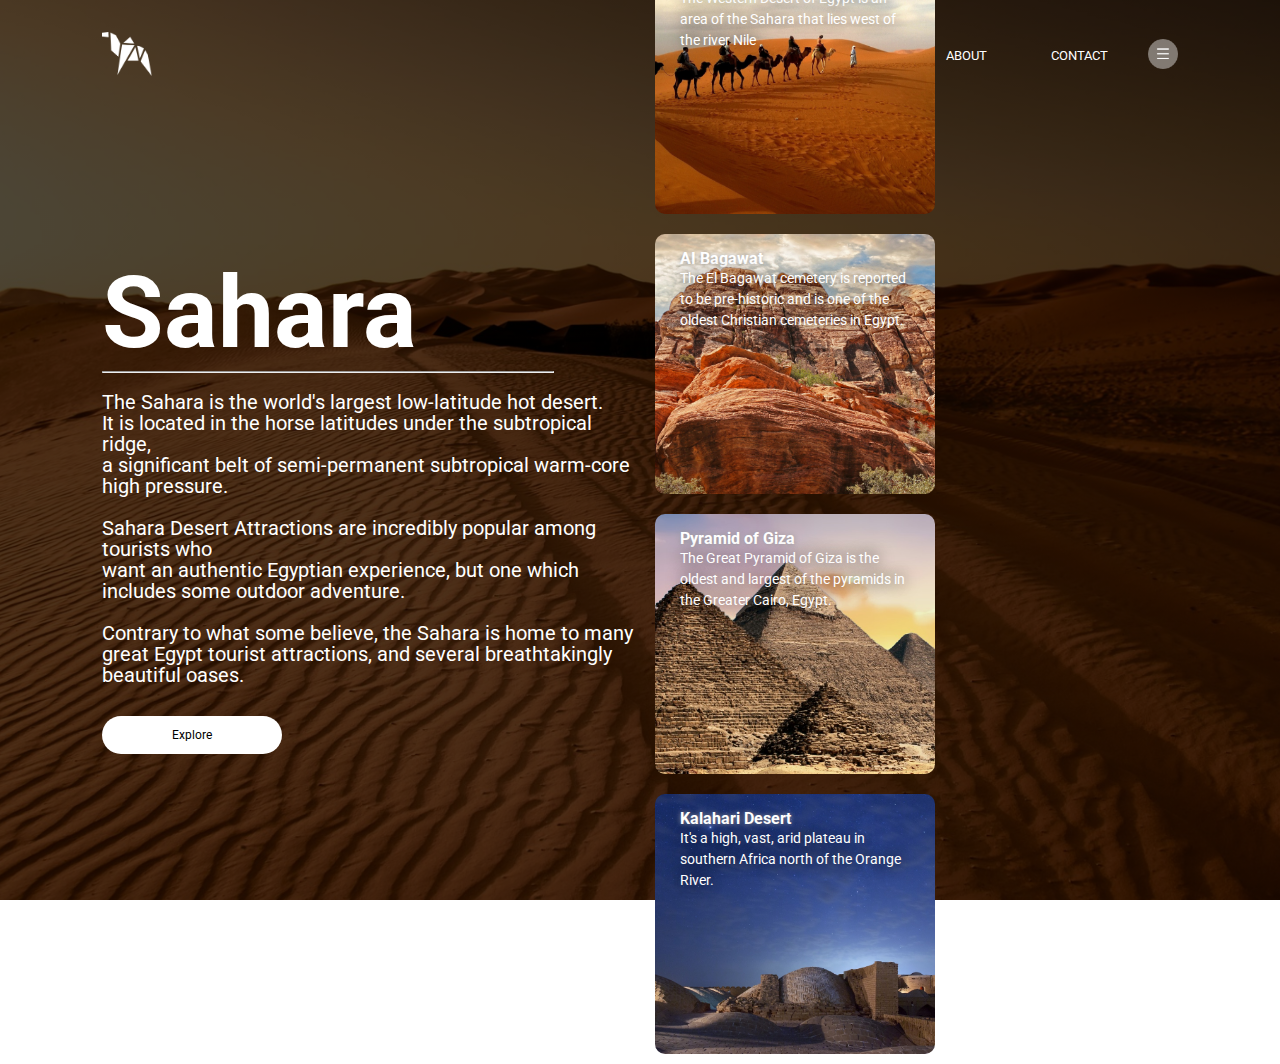
<file: Final/index.html>
<html>
    <head>
        <meta name="viewpoint" content="width=device-width, initial-scale=1.0">
        <title>SAHARA DESERT</title>
        <link rel="stylesheet" href="style.css">

        <link href="https://fonts.googleapis.com/css2?family=Roboto:wght@400;700&display=swap" rel="stylesheet">
    </head>
    <body>
        <div class="container">
            <div class="navbar">
                <img src="images/logo.png" class="logo">
                <nav>
                    <ul>
                        <li><a href="index.html">HOME</a></li>
                        <li><a href="about.html">ABOUT</a></li>
                        <li><a href="https://localhost/Final/Contact.php">CONTACT</a></li>
                    </ul>
                </nav>
                <img src="images/menu.png" class="menu-icon">
            </div>
            <div class="row">
                <div class="col">
                    <h1>Sahara</h1><hr width="450px"><br>
                    <p>The Sahara is the world's largest low-latitude hot desert.<br>
                        It is located in the horse latitudes under the subtropical ridge,<br> 
                        a significant belt of semi-permanent subtropical warm-core high pressure.<br><br>
                        Sahara Desert Attractions are incredibly popular among tourists who<br> 
                        want an authentic Egyptian experience, but one which includes some outdoor adventure.<br><br> 
                        Contrary to what some believe, the Sahara is home to many great Egypt tourist 
                        attractions, and several breathtakingly beautiful oases.</p>
                        <button type="button" onclick="location.href='about.html';">Explore</button>
                </div>
                <div class="col">
                    <div class="card card1">
                        <h4>Western Desert</h4>
                        <p>The Western Desert of Egypt is an area of the Sahara that lies west of the river Nile</p>
                    </div>
                    <div class="card card2">
                        <h4>AI Bagawat</h4>
                        <p>The El Bagawat cemetery is reported to be pre-historic and is one of the oldest Christian cemeteries in Egypt.</p>
                    </div>
                    <div class="card card3">
                        <h4>Pyramid of Giza</h4>
                        <p>The Great Pyramid of Giza is the oldest and largest of the pyramids in the Greater Cairo, Egypt.</p>
                    </div>
                    <div class="card card4">
                        <h4>Kalahari Desert</h4>
                        <p>It's a high, vast, arid plateau in southern Africa north of the Orange River.</p>
                    </div>
                </div>
            </div>
        </div>

    </body>
</html>
</file>
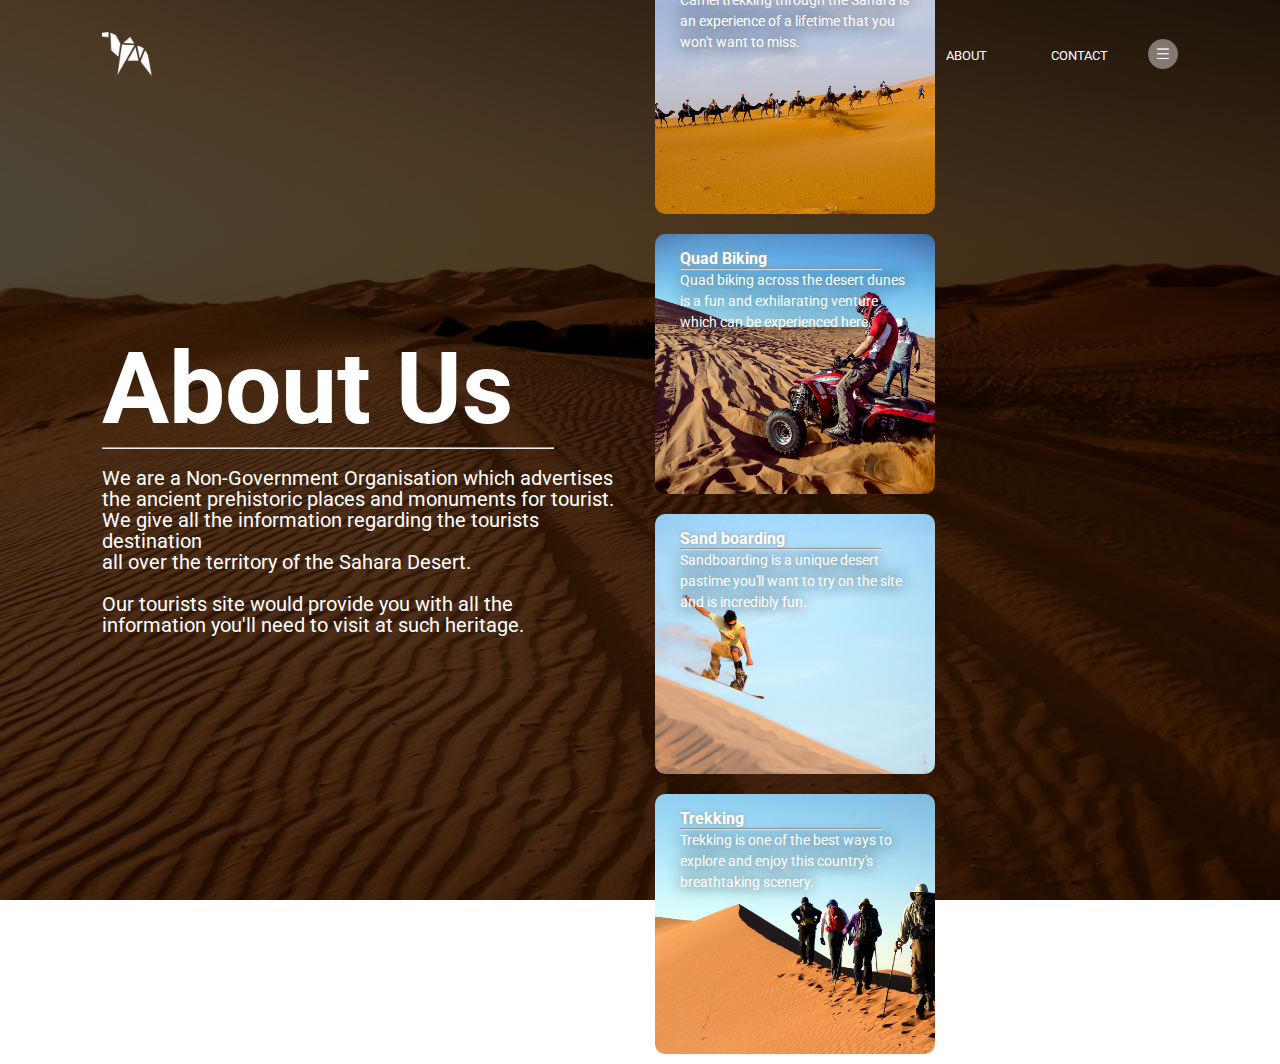
<file: Final/about.html>
<html>
<head>
    <meta name="viewpoint" content="width=device-width, initial-scale=1.0">
    <title>About</title>
    <link rel="stylesheet" href="style.css">
    <link href="https://fonts.googleapis.com/css2?family=Roboto:wght@400;700&display=swap" rel="stylesheet">
</head>
<body>
    <div class="container">
        <div class="navbar">
            <img src="images/logo.png" class="logo">
            <nav>
                <ul>
                    <li><a href="index.html">HOME</a></li>
                    <li><a href="about.html">ABOUT</a></li>
                    <li><a href="https://localhost/Final/Contact.php">CONTACT</a></li>
                </ul>
            </nav>
            <img src="images/menu.png" class="menu-icon">
        </div>
        <div class="row">
            <div class="col">
                <h1>About Us</h1><hr width="450px"><br>
                <p>We are a Non-Government Organisation which advertises<br>the ancient
                prehistoric places and monuments for tourist.<br>We give all the information regarding the tourists destination<br>
                all over the territory of the Sahara Desert.<br><br>
                Our tourists site would provide you with all the<br>
                information you'll need to visit at such heritage.<br><br><br></p>
            </div>
            <div class="col">
                <div class="card c1">
                    <h4>Camel Trekking</h4><hr width="200px">
                    <p>Camel trekking through the Sahara is an experience of a lifetime that you won't want to miss.</p>
                </div>
                <div class="card c2">
                    <h4>Quad Biking</h4><hr width="200px">
                    <p>Quad biking across the desert dunes is a fun and exhilarating venture which can be experienced here.</p>
                </div>
                <div class="card c3">
                    <h4>Sand boarding</h4><hr width="200px">
                    <p>Sandboarding is a unique desert pastime you'll want to try on the site and is incredibly fun.</p>
                </div>
                <div class="card c4">
                    <h4>Trekking</h4><hr width="200px">
                    <p>Trekking is one of the best ways to explore and enjoy this country's breathtaking scenery.</p>
                </div>
            </div>
    </div>
</body>
</html>
</file>
<file: Final/style.css>
*{
    margin: 0;
    padding: 0;
    font-family: 'Roboto', sans-serif;
}
.container{
    width: 100%;
    height: 100vh;
    background-image: linear-gradient(rgba(0,0,0,0.7),rgba(0,0,0,0.7)),url(images/background.png);
    background-position: center;
    background-size: cover;
    padding-left: 8%;
    padding-right: 8%;
    box-sizing: border-box;
}
.navbar{
    height: 12%;
    display: flex;
    align-items: center;
}
.logo{
    width: 50px;
    cursor: pinter;
}
.menu-icon{
    width: 30px;
    cursor: pointer;
    margin-left: 40px;
}
nav{
    flex: 1;
    text-align: right;
}
nav ul li{
    list-style: none;
    display: inline-block;
    margin-left: 60px;
}
nav ul li a{
    text-decoration: none;
    color: #fff;
    font-size: 13px;
}
.row{
    display: flex;
    height: 88%;
    align-items: center;
}
.col{
    flex-basis: 50%;
}
h1{
    color: #fff;
    font-size: 100px;
}
p{
    color: #fff;
    font-size: 20px;
    line-height: 21px;
}
button{
    width: 180px;
    color: #000;
    font-size: 12px;
    padding: 12px 0;
    background: #fff;
    border: 0;
    border-radius: 20px;
    outline: none;
    margin-top: 30px;
}
.card{
    width: 230px;
    height: 230px;
    display: inline-block;
    border-radius: 10px;
    padding: 15px 25px;
    box-sizing: content-box;
    cursor: pointer;
    margin: 10px 15px;
    background-position: center;
    background-size: cover;
    transition: transform 0.5s;
}
.card1{
    background-image: url(images/pic-1.png);
}
.card2{
    background-image: url(images/pic-2.png);
}
.card3{
    background-image: url(images/pic-3.png);
}
.card4{
    background-image: url(images/pic-4.png);
}

.card:hover{
    transform: translateY(-10px);
}
h4{
    color: #fff;
    text-shadow: 0 0 5px #999;
}
.card p{
    text-shadow: 0 0 15px #000;
    font-size: 14px;
}
.c1{
    background-image: url(images/tracking.jpg);
}
.c2{
    background-image: url(images/biking.jpg);
}
.c3{
    background-image: url(images/sandboarding.jpg);
}
.c4{
    background-image: url(images/trekking.jpg);
}
</file>
